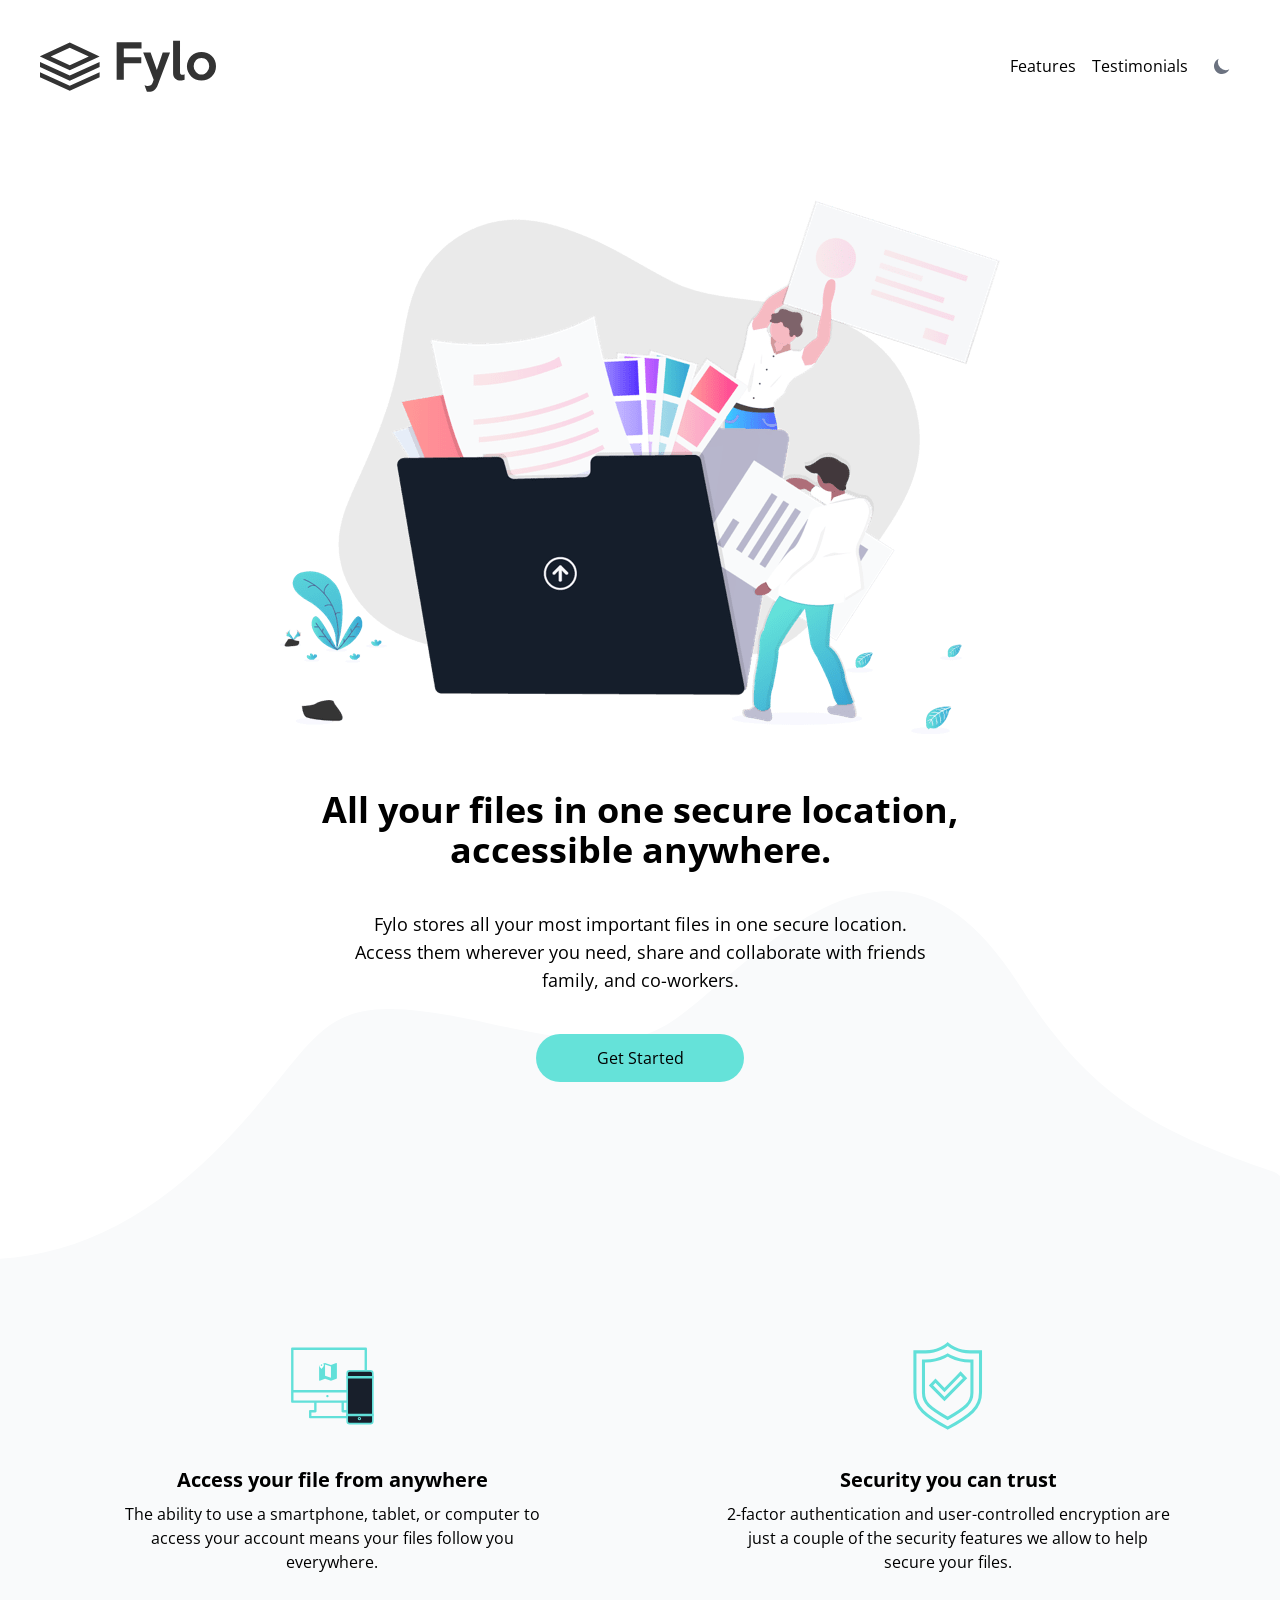
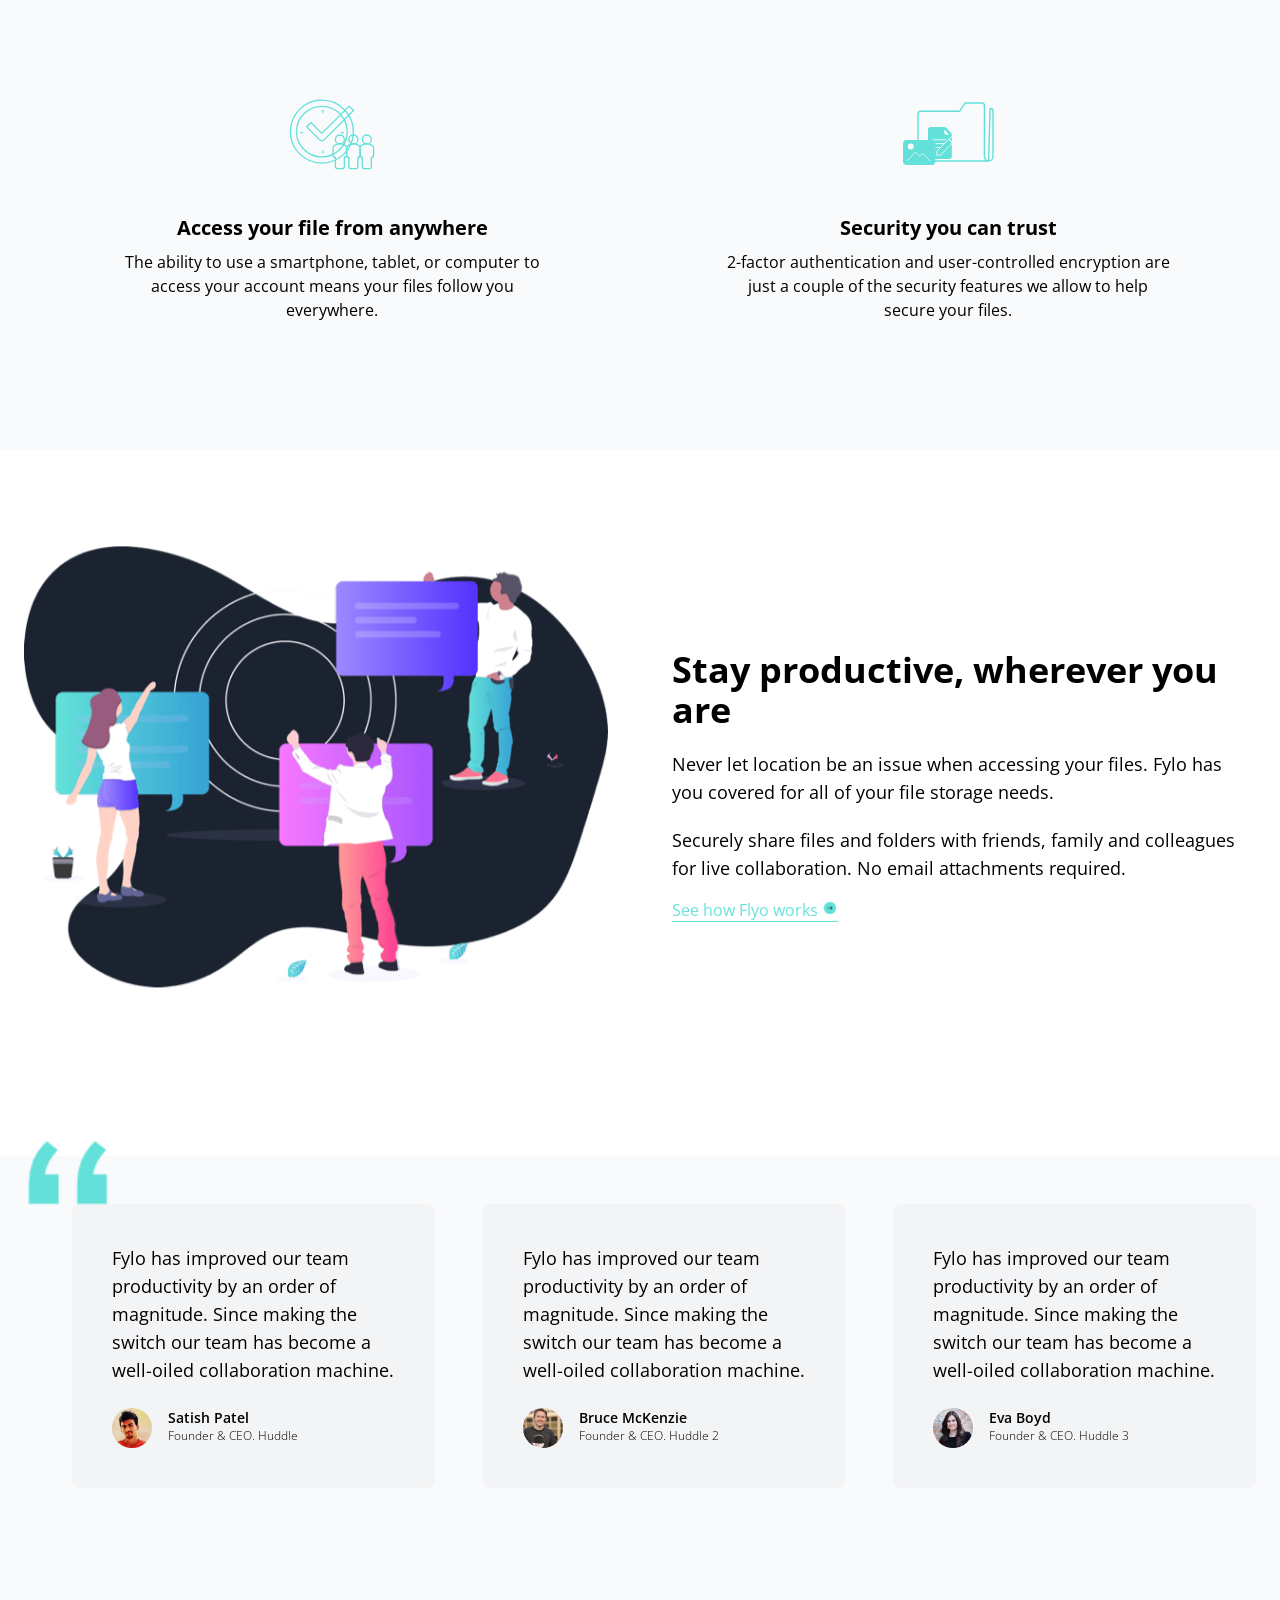
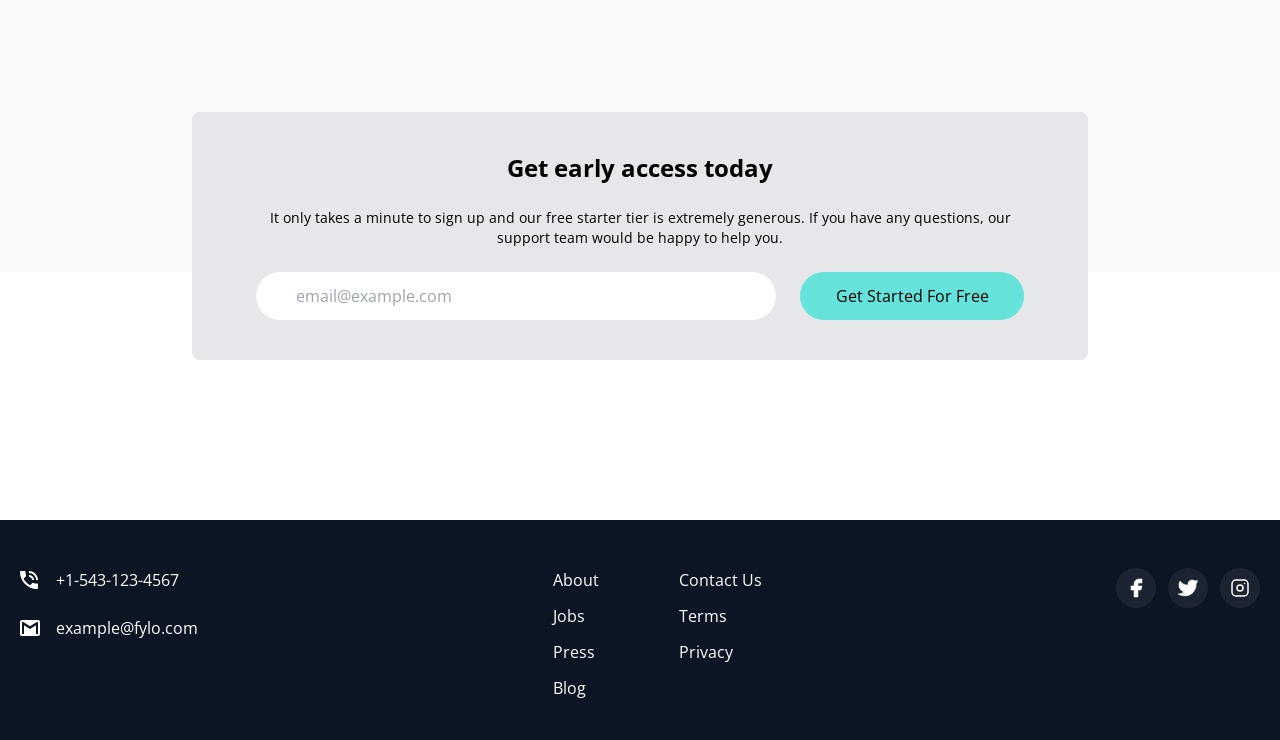
<file: index.html>
<!DOCTYPE html>
<html lang="en" class="scroll-smooth">
  <head>
    <meta charset="UTF-8" />
    <meta name="viewport" content="width=device-width, initial-scale=1.0" />
    <link rel="preconnect" href="https://fonts.googleapis.com" />
    <link rel="preconnect" href="https://fonts.gstatic.com" crossorigin />
    <link
      href="https://fonts.googleapis.com/css2?family=Open+Sans:wght@400;700&family=Raleway:ital,wght@0,400;0,700;1,400&display=swap"
      rel="stylesheet"
    />
    <link rel="stylesheet" href="css/style.css" />
    <script>
      // https://www.freecodecamp.org/news/how-to-build-a-dark-mode-switcher-with-tailwind-css-and-flowbite
      if (
        localStorage.getItem("color-theme") === "dark" ||
        (!("color-theme" in localStorage) &&
          window.matchMedia("(prefers-color-scheme: dark)").matches)
      ) {
        document.documentElement.classList.add("dark");
      } else {
        document.documentElement.classList.remove("dark");
      }
    </script>
    <script src="js/script.js" defer></script>
    <title>Fylo</title>
  </head>
  <body class="dark:bg-darkBlue dark:text-white font-opensans">
    <!-- Header -->
    <header class="container mx-auto mt-10 px-6 text-center h-40 md:h-20">
      <!-- Dynamic Logo -->
      <div
        class="bg-logo-light-mode dark:bg-logo-dark-mode bg-no-repeat h-20 w-48 mx-auto md:mx-0 md:absolute top-10 left-10"
      ></div>
      <!-- Menu -->
      <div
        class="flex items-center justify-center space-x-4 md:space-x-10 md:absolute top-12 right-10"
      >
        <a href="#features" class="hover:text-accentCyan">Features</a>
        <a href="#testimonials" class="hover:text-accentCyan">Testimonials</a>

        <!-- Dark/Light Mode Button -->
        <button
          id="theme-toggle"
          class="text-gray-500 dark:text-gray-400 hover:bg-gray-100 dark:hover:bg-gray-700 focus:outline-none focus:ring-4 focus:ring-gray-200 dark:focus:ring-gray-700 rounded-lg text-sm p-2 5"
        >
          <!-- Dark SVG Icon -->
          <svg
            id="theme-toggle-dark-icon"
            class="w-5 h-5 hidden"
            fill="currentColor"
            viewBox="0 0 20 20"
            xmlns="http://www.w3.org/2000/svg"
          >
            <path
              d="M17.293 13.293A8 8 0 016.707 2.707a8.001 8.001 0 1010.586 10.586z"
            ></path>
          </svg>
          <!-- Light SVG Icon -->
          <svg
            id="theme-toggle-light-icon"
            class="w-5 h-5 hidden"
            fill="currentColor"
            viewBox="0 0 20 20"
            xmlns="http://www.w3.org/2000/svg"
          >
            <path
              d="M10 2a1 1 0 011 1v1a1 1 0 11-2 0V3a1 1 0 011-1zm4 8a4 4 0 11-8 0 4 4 0 018 0zm-.464 4.95l.707.707a1 1 0 001.414-1.414l-.707-.707a1 1 0 00-1.414 1.414zm2.12-10.607a1 1 0 010 1.414l-.706.707a1 1 0 11-1.414-1.414l.707-.707a1 1 0 011.414 0zM17 11a1 1 0 100-2h-1a1 1 0 100 2h1zm-7 4a1 1 0 011 1v1a1 1 0 11-2 0v-1a1 1 0 011-1zM5.05 6.464A1 1 0 106.465 5.05l-.708-.707a1 1 0 00-1.414 1.414l.707.707zm1.414 8.486l-.707.707a1 1 0 01-1.414-1.414l.707-.707a1 1 0 011.414 1.414zM4 11a1 1 0 100-2H3a1 1 0 000 2h1z"
              fill-rule="evenodd"
              clip-rule="evenodd"
            ></path>
          </svg>
        </button>
      </div>
    </header>

    <!-- Hero Section -->
    <section
      id="hero"
      class="bg-curvy-light-mode dark:bg-curvy-dark-mode bg-no-repeat bg-contain bg-bottom"
    >
      <!-- Hero Container -->
      <div class="container mx-auto px-6 text-center md:pt-20 pb-52">
        <img src="images/illustration-intro.png" alt="" class="mx-auto" />
        <h1
          class="max-w-2xl mx-auto mb-10 text-3xl font-bold leading-normal mt-14 md:text-4xl"
        >
          All your files in one secure location, accessible anywhere.
        </h1>
        <p class="max-w-sm mx-auto mb-10 text-sm md:max-w-xl md:text-lg">
          Fylo stores all your most important files in one secure location.
          Access them wherever you need, share and collaborate with friends
          family, and co-workers.
        </p>
        <button class="p-3 rounded-full w-52 bg-accentCyan hover:scale-95">
          Get Started
        </button>
      </div>
    </section>

    <!-- Features Section -->
    <section id="features" class="pt-12 bg-gray-50 dark:bg-darkBlue1">
      <!-- Features Container -->
      <div class="container mx-auto px-6 pb-32">
        <!-- First Row -->
        <div
          class="flex flex-col space-y-24 text-center md:flex-row md:space-y-0"
        >
          <!-- Item 1 -->
          <div class="flex flex-col items-center space-y-2 md:w-1/2">
            <div class="flex items-center justify-center h-24 mb-6">
              <img src="images/icon-access-anywhere.svg" alt="" />
            </div>
            <h3 class="text-xl font-bold">Access your file from anywhere</h3>
            <p class="max-w-md">
              The ability to use a smartphone, tablet, or computer to access
              your account means your files follow you everywhere.
            </p>
          </div>
          <!-- Item 2 -->
          <div class="flex flex-col items-center space-y-2 md:w-1/2">
            <div class="flex items-center justify-center h-24 mb-6">
              <img src="images/icon-security.svg" alt="" />
            </div>
            <h3 class="text-xl font-bold">Security you can trust</h3>
            <p class="max-w-md">
              2-factor authentication and user-controlled encryption are just a
              couple of the security features we allow to help secure your
              files.
            </p>
          </div>
        </div>

        <!-- Second Row -->
        <div
          class="flex flex-col space-y-24 mt-28 text-center md:flex-row md:space-y-0"
        >
          <!-- Item 3 -->
          <div class="flex flex-col items-center space-y-2 md:w-1/2">
            <div class="flex items-center justify-center h-24 mb-6">
              <img src="images/icon-collaboration.svg" alt="" />
            </div>
            <h3 class="text-xl font-bold">Access your file from anywhere</h3>
            <p class="max-w-md">
              The ability to use a smartphone, tablet, or computer to access
              your account means your files follow you everywhere.
            </p>
          </div>
          <!-- Item 4 -->
          <div class="flex flex-col items-center space-y-2 md:w-1/2">
            <div class="flex items-center justify-center h-24 mb-6">
              <img src="images/icon-any-file.svg" alt="" />
            </div>
            <h3 class="text-xl font-bold">Security you can trust</h3>
            <p class="max-w-md">
              2-factor authentication and user-controlled encryption are just a
              couple of the security features we allow to help secure your
              files.
            </p>
          </div>
        </div>
      </div>
    </section>

    <!-- Productive Section -->
    <section id="productive" class="bg-white dark:bg-darkBlue">
      <!-- Productive Container -->
      <div
        class="container flex flex-col items-center mx-auto px-6 pt-24 pb-32 md:flex-row md:space-x-16"
      >
        <!-- Image -->
        <div class="md:w-1/2">
          <img
            src="images/illustration-stay-productive.png"
            alt=""
            class="mb-10"
          />
        </div>

        <!-- Content -->
        <div class="flex flex-col items-start md:w-1/2">
          <div class="flex flex-col space-y-5">
            <h4 class="mx-w-md text-xl font-bold md:text-4xl">
              Stay productive, wherever you are
            </h4>
            <p class="text-md md:text-lg">
              Never let location be an issue when accessing your files. Fylo has
              you covered for all of your file storage needs.
            </p>

            <p class="text-md md:text-lg">
              Securely share files and folders with friends, family and
              colleagues for live collaboration. No email attachments required.
            </p>
          </div>

          <!-- Link -->
          <div class="block mt-4">
            <a href="#" class="border-b border-accentCyan text-accentCyan">
              See how Flyo works
              <img src="images/icon-arrow.svg" alt="" class="inline pb-2" />
            </a>
          </div>
        </div>
      </div>
    </section>

    <!-- Testimonial Section -->
    <section id="testimonials" class="bg-gray-50 dark:bg-darkBlue">
      <!-- Testimonials Container -->
      <div class="container mx-auto pt-12 px-6 pb-80 md:pb-96">
        <!-- Boxes Container -->
        <div
          class="relative flex flex-col w-full space-y-6 md:flex-row md:space-y-0 md:space-x-12"
        >
          <!-- Quotes Image -->
          <img
            src="images/bg-quotes.png"
            alt=""
            class="absolute left-1 -top-2 w-10 md:-top-16 md:w-20"
          />

          <!-- Box 1 -->
          <div
            class="flex flex-col p-10 space-y-6 rounded-lg bg-gray-100 dark:bg-darkBlue3 md:w-1/3"
          >
            <p class="text-sm leading-5 md:text-lg">
              Fylo has improved our team productivity by an order of magnitude.
              Since making the switch our team has become a well-oiled
              collaboration machine.
            </p>
            <!-- Customer Info -->
            <div class="flex space-x-4">
              <img
                src="images/profile-1.jpg"
                alt=""
                class="w-10 h-10 rounded-full"
              />
              <div>
                <h5 class="text-sm font-semibold">Satish Patel</h5>
                <p class="text-xs font-extralight">Founder & CEO. Huddle</p>
              </div>
            </div>
          </div>

          <!-- Box 2 -->
          <div
            class="flex flex-col p-10 space-y-6 rounded-lg bg-gray-100 dark:bg-darkBlue3 md:w-1/3"
          >
            <p class="text-sm leading-5 md:text-lg">
              Fylo has improved our team productivity by an order of magnitude.
              Since making the switch our team has become a well-oiled
              collaboration machine.
            </p>
            <!-- Customer Info -->
            <div class="flex space-x-4">
              <img
                src="images/profile-2.jpg"
                alt=""
                class="w-10 h-10 rounded-full"
              />
              <div>
                <h5 class="text-sm font-semibold">Bruce McKenzie</h5>
                <p class="text-xs font-extralight">Founder & CEO. Huddle 2</p>
              </div>
            </div>
          </div>

          <!-- Box 3 -->
          <div
            class="flex flex-col p-10 space-y-6 rounded-lg bg-gray-100 dark:bg-darkBlue3 md:w-1/3"
          >
            <p class="text-sm leading-5 md:text-lg">
              Fylo has improved our team productivity by an order of magnitude.
              Since making the switch our team has become a well-oiled
              collaboration machine.
            </p>
            <!-- Customer Info -->
            <div class="flex space-x-4">
              <img
                src="images/profile-3.jpg"
                alt=""
                class="w-10 h-10 rounded-full"
              />
              <div>
                <h5 class="text-sm font-semibold">Eva Boyd</h5>
                <p class="text-xs font-extralight">Founder & CEO. Huddle 3</p>
              </div>
            </div>
          </div>
        </div>
      </div>
    </section>

    <!-- Early Access Section -->
    <section id="early-access" class="relative px-6 dark:bg-darkBlue2 md:px-0">
      <div
        class="relative -top-40 max-w-4xl mx-auto p-10 px-6 space-y-6 text-center rounded-lg bg-gray-200 dark:bg-darkBlue1 md:px-16"
      >
        <h5 class="text-2xl font-bold">Get early access today</h5>
        <p class="text-sm">
          It only takes a minute to sign up and our free starter tier is
          extremely generous. If you have any questions, our support team would
          be happy to help you.
        </p>
        <!-- Input & Button Container -->
        <div
          class="flex flex-col items-start space-y-6 md:flex-row md:space-y-0 md:space-x-6"
        >
          <div class="w-full md:flex-1">
            <input
              type="text"
              class="w-full px-10 py-3 rounded-full focus:outline-none"
              placeholder="email@example.com"
            />
          </div>
          <button
            class="w-full p-3 px-6 rounded-full bg-accentCyan md:w-56 hover:scale-95"
          >
            Get Started For Free
          </button>
        </div>
      </div>
    </section>

    <!-- Footer -->
    <footer class="bg-darkBlue2 text-white">
      <div class="container mx-auto px-5 pt-12 pb-10">
        <!-- Flex Container For All Items -->
        <div
          class="flex flex-col justify-between space-y-24 md:flex-row md:space-y-0"
        >
          <!-- Email & Phone -->
          <div class="mt-10 space-y-6">
            <div class="flex items-center space-x-3 md:-mt-10">
              <div class="w-6">
                <img src="images/icon-phone.svg" alt="" class="scale-10" />
              </div>
              <div>+1-543-123-4567</div>
            </div>
            <div class="flex items-center space-x-3">
              <div class="w-6">
                <img src="images/icon-email.svg" alt="" class="scale-10" />
              </div>
              <div>example@fylo.com</div>
            </div>
          </div>

          <!-- Menus -->
          <div
            class="flex flex-col space-y-10 text-xl md:text-base md:space-x-20 md:space-y-0 md:flex-row"
          >
            <div class="flex flex-col space-y-3">
              <a href="#">About</a>
              <a href="#">Jobs</a>
              <a href="#">Press</a>
              <a href="#">Blog</a>
            </div>
            <div class="flex flex-col space-y-3">
              <a href="#">Contact Us</a>
              <a href="#">Terms</a>
              <a href="#">Privacy</a>
            </div>
          </div>

          <!-- Social -->
          <div class="flex justify-center pb-10 space-x-3">
            <div>
              <a href="#">
                <img
                  src="images/facebook.svg"
                  alt=""
                  class="p-2 bg-darkBlue rounded-full ficon"
                />
              </a>
            </div>
            <div>
              <a href="#">
                <img
                  src="images/twitter.svg"
                  alt=""
                  class="p-2 bg-darkBlue rounded-full ficon"
                />
              </a>
            </div>
            <div>
              <a href="#">
                <img
                  src="images/instagram.svg"
                  alt=""
                  class="p-2 bg-darkBlue rounded-full ficon"
                />
              </a>
            </div>
          </div>
        </div>
      </div>
    </footer>
  </body>
</html>
</file>
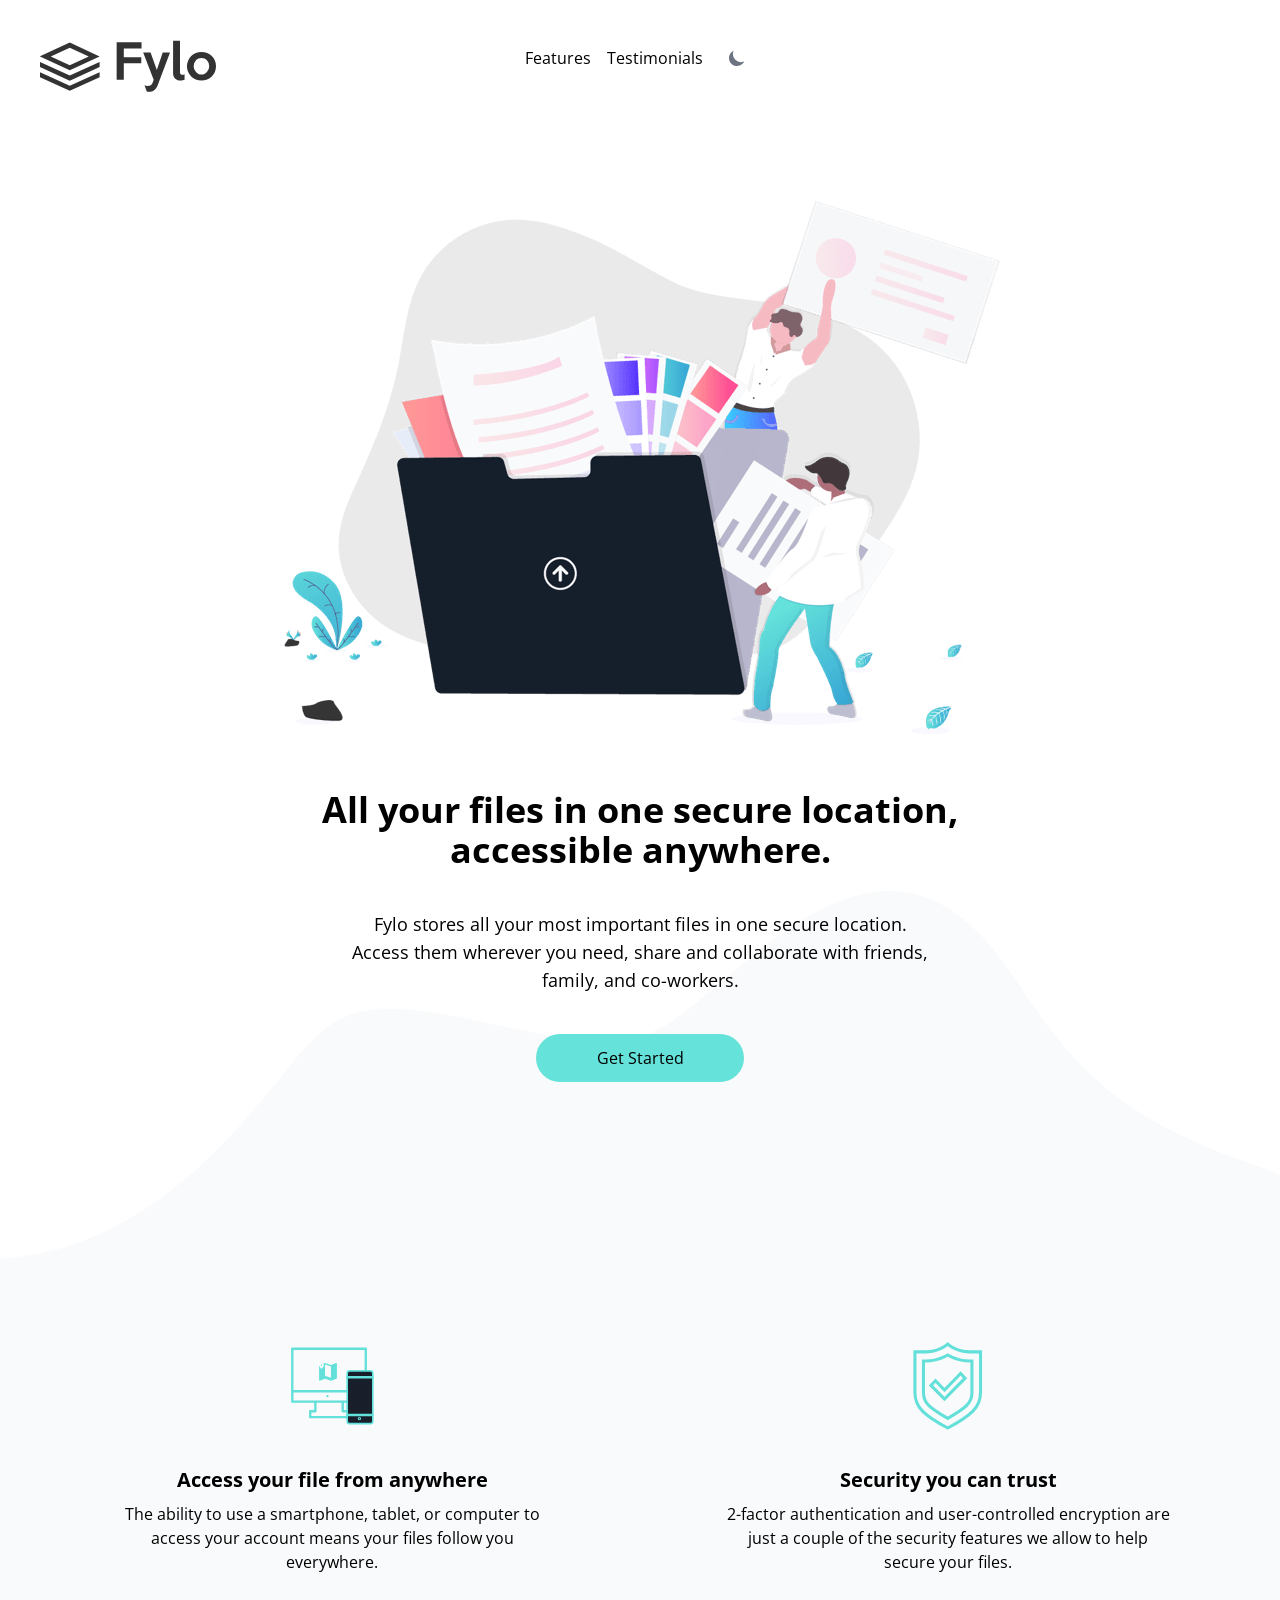
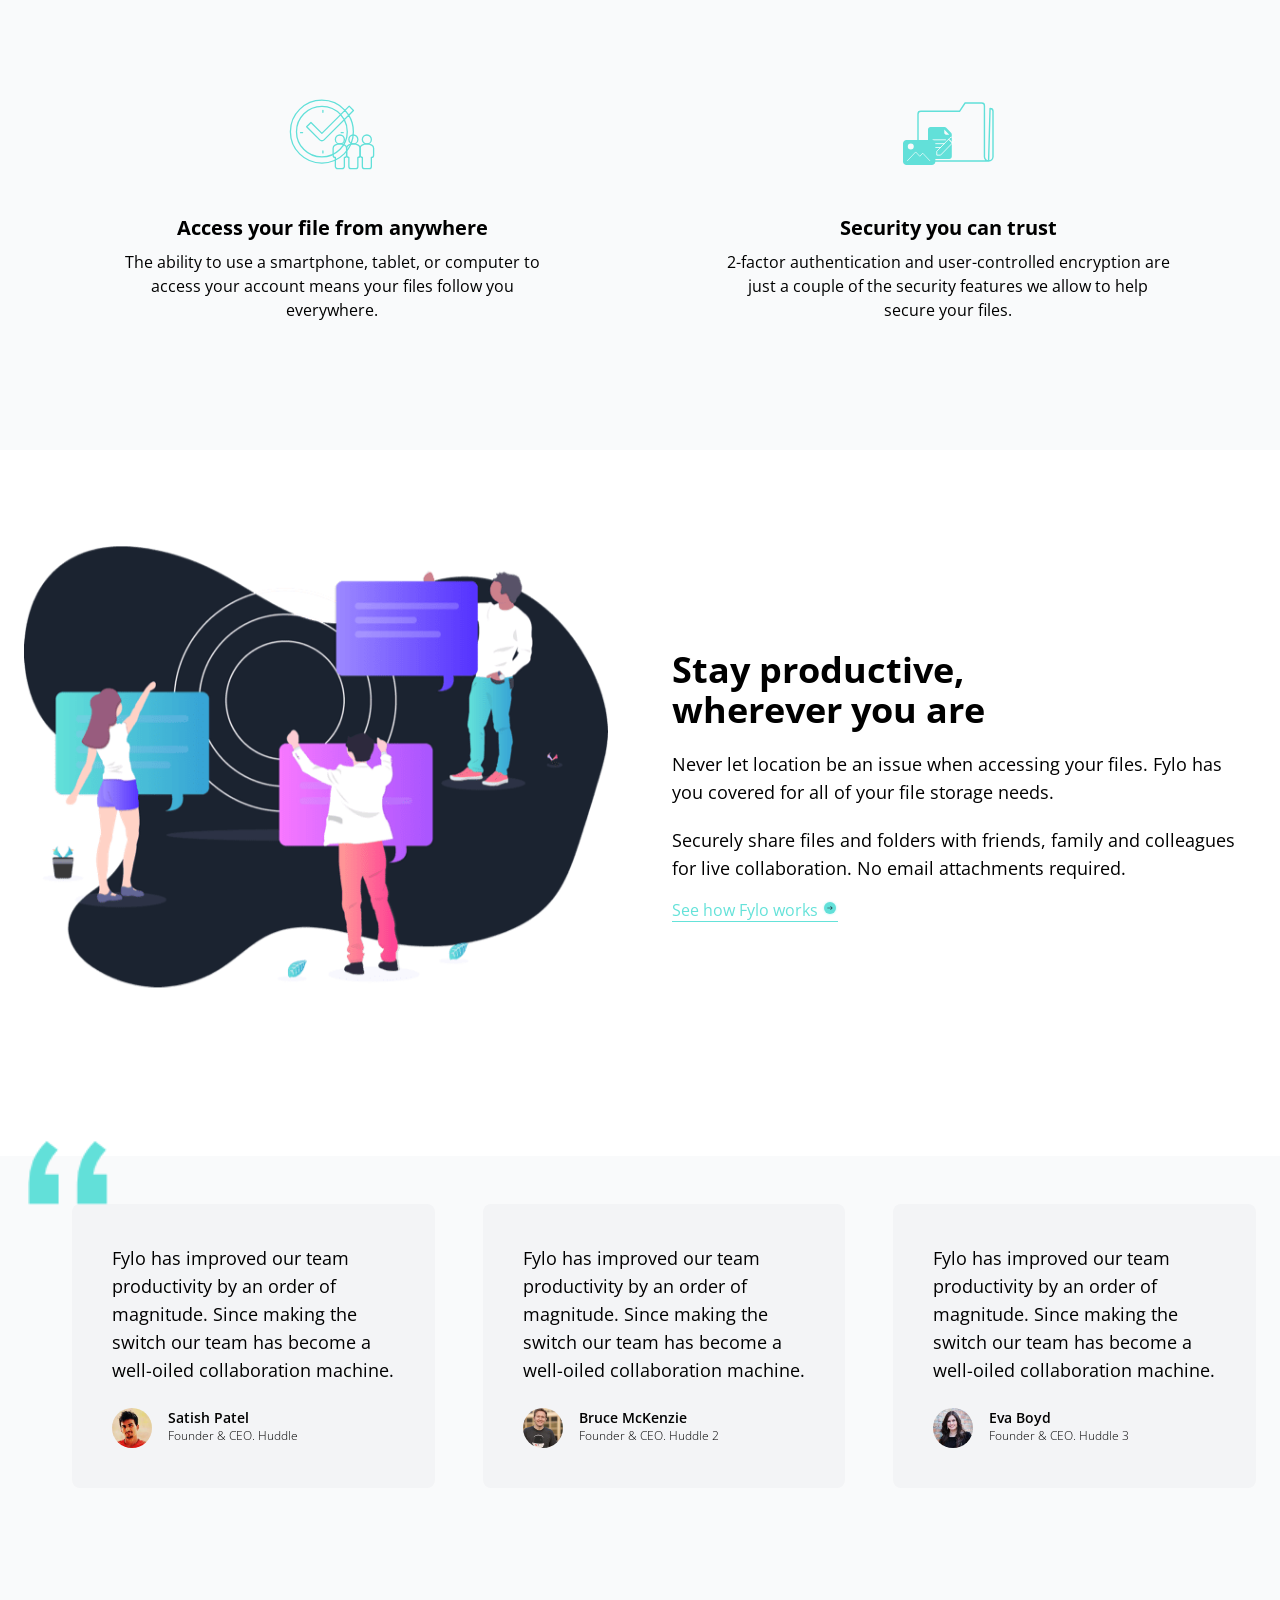
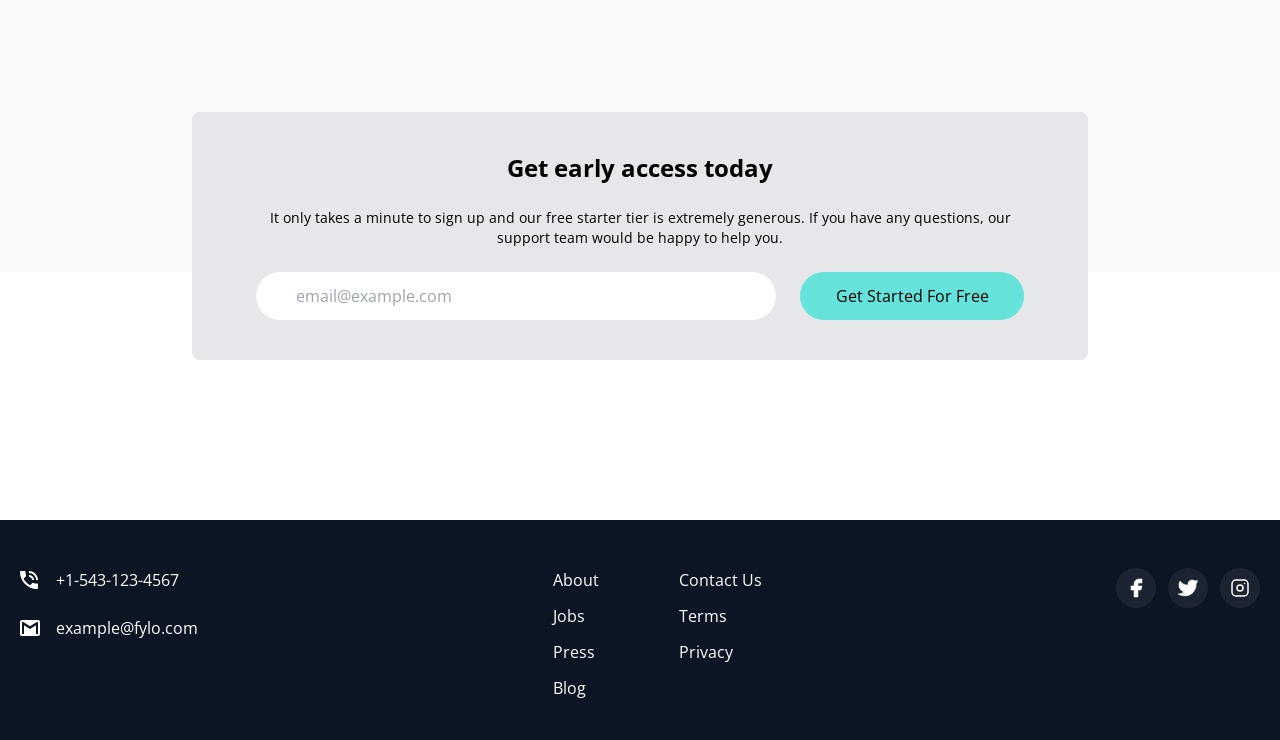
<file: src/index.html>
<!DOCTYPE html>
<html lang="en" class="scroll-smooth">
  <head>
    <meta charset="UTF-8" />
    <meta name="viewport" content="width=device-width, initial-scale=1.0" />
    <link rel="preconnect" href="https://fonts.googleapis.com" />
    <link rel="preconnect" href="https://fonts.gstatic.com" crossorigin />
    <link
      href="https://fonts.googleapis.com/css2?family=Open+Sans:wght@400;700&family=Raleway:ital,wght@0,400;0,700;1,400&display=swap"
      rel="stylesheet"
    />
    <link rel="stylesheet" href="../css/style.css" />
    <script>
      if (
        localStorage.getItem("color-theme") === "dark" ||
        (!("color-theme" in localStorage) &&
          window.matchMedia("(prefers-color-scheme: dark)").matches)
      ) {
        document.documentElement.classList.add("dark");
      } else {
        document.documentElement.classList.remove("dark");
      }
    </script>
    <script src="js/script.js" defer></script>
    <title>Fylo</title>
  </head>
  <body class="dark:bg-darkBlue dark:text-white font-opensans">
    <!-- Header -->
    <header class="container mx-auto mt-10 px-6 text-center h-40 md:h-20">
      <!-- Dynamic Logo -->
      <div
        class="bg-logo-light-mode dark:bg-logo-dark-mode bg-no-repeat h-20 w-48 mx-auto md:mx-0 md:absolute top-10 left-10"
      ></div>
      <!-- Menu -->
      <div
        class="flex items-center justify-center space-x-4 md:spce-x-10 md:absoluet top-12 right-10"
      >
        <a href="#features" class="hover:text-accentCyan">Features</a>
        <a href="#testimonials" class="hover:text-accentCyan">Testimonials</a>

        <!-- Dark/Light Mode Button -->
        <button
          id="theme-toggle"
          class="text-gray-500 dark:text-gray-400 hover:bg-gray-100 dark:hover:bg-gray-700 focus:outline-none focus:ring-4 focus:ring-gray-200 dark:focus:ring-gray-700 rounded-lg text-sm p-2"
        >
          <!-- Dark SVG Icon -->
          <svg
            id="theme-toggle-dark-icon"
            class="w-5 h-5 hidden"
            fill="currentColor"
            viewBox="0 0 20 20"
            xmlns="http://www.w3.org/2000/svg"
          >
            <path
              d="M17.293 13.293A8 8 0 016.707 2.707a8.001 8.001 0 1010.586 10.586z"
            ></path>
          </svg>

          <!-- Light SVG Icon -->
          <svg
            id="theme-toggle-light-icon"
            class="w-5 h-5 hidden"
            fill="currentColor"
            viewBox="0 0 20 20"
            xmlns="http://www.w3.org/2000/svg"
          >
            <path
              d="M10 2a1 1 0 011 1v1a1 1 0 11-2 0V3a1 1 0 011-1zm4 8a4 4 0 11-8 0 4 4 0 018 0zm-.464 4.95l.707.707a1 1 0 001.414-1.414l-.707-.707a1 1 0 00-1.414 1.414zm2.12-10.607a1 1 0 010 1.414l-.706.707a1 1 0 11-1.414-1.414l.707-.707a1 1 0 011.414 0zM17 11a1 1 0 100-2h-1a1 1 0 100 2h1zm-7 4a1 1 0 011 1v1a1 1 0 11-2 0v-1a1 1 0 011-1zM5.05 6.464A1 1 0 106.465 5.05l-.708-.707a1 1 0 00-1.414 1.414l.707.707zm1.414 8.486l-.707.707a1 1 0 01-1.414-1.414l.707-.707a1 1 0 011.414 1.414zM4 11a1 1 0 100-2H3a1 1 0 000 2h1z"
              fill-rule="evenodd"
              clip-rule="evenodd"
            ></path>
          </svg>
        </button>
      </div>
    </header>

    <!-- Hero Section -->
    <section
      id="hero"
      class="bg-curvy-light-mode dark:bg-curvy-dark-mode bg-no-repeat bg-contain bg-bottom"
    >
      <!-- Hero Container -->
      <div class="container mx-auto px-6 text-center md:pt-20 pb-52">
        <img src="images/illustration-intro.png" alt="" class="mx-auto" />
        <h1
          class="max-w-2xl mx-auto mb-10 text-3xl font-bold leading-normal mt-14 md:text-4xl"
        >
          All your files in one secure location, accessible anywhere.
        </h1>
        <p class="max-w-xs mx-auto mb-10 text-sm md:max-w-xl md:text-lg">
          Fylo stores all your most important files in one secure location.
          Access them wherever you need, share and collaborate with friends,
          family, and co-workers.
        </p>
        <button class="p-3 rounded-full w-52 bg-accentCyan hover:scale-95">
          Get Started
        </button>
      </div>
    </section>

    <!-- Features Section -->
    <section id="features" class="pt-12 bg-gray-50 dark:bg-darkBlue1">
      <!-- Features Container -->
      <div class="container mx-auto px-6 pb-32">
        <!-- First Row -->
        <div
          class="flex flex-col space-y-24 text-center md:flex-row md:space-y-0"
        >
          <!-- Item 1 -->
          <div class="flex flex-col items-center space-y-2 md:w-1/2">
            <div class="flex items-center justify-center h-24 mb-6">
              <img src="images/icon-access-anywhere.svg" alt="" />
            </div>
            <h3 class="text-xl font-bold">Access your file from anywhere</h3>
            <p class="max-w-md">
              The ability to use a smartphone, tablet, or computer to access
              your account means your files follow you everywhere.
            </p>
          </div>

          <!-- Item 2 -->
          <div class="flex flex-col items-center space-y-2 md:w-1/2">
            <div class="flex items-center justify-center h-24 mb-6">
              <img src="images/icon-security.svg" alt="" />
            </div>
            <h3 class="text-xl font-bold">Security you can trust</h3>
            <p class="max-w-md">
              2-factor authentication and user-controlled encryption are just a
              couple of the security features we allow to help secure your
              files.
            </p>
          </div>
        </div>

        <!-- Second Row -->
        <div
          class="flex flex-col space-y-24 mt-28 text-center md:flex-row md:space-y-0"
        >
          <!-- Item 3 -->
          <div class="flex flex-col items-center space-y-2 md:w-1/2">
            <div class="flex items-center justify-center h-24 mb-6">
              <img src="images/icon-collaboration.svg" alt="" />
            </div>
            <h3 class="text-xl font-bold">Access your file from anywhere</h3>
            <p class="max-w-md">
              The ability to use a smartphone, tablet, or computer to access
              your account means your files follow you everywhere.
            </p>
          </div>
          <!-- Item 4 -->
          <div class="flex flex-col items-center space-y-2 md:w-1/2">
            <div class="flex items-center justify-center h-24 mb-6">
              <img src="images/icon-any-file.svg" alt="" />
            </div>
            <h3 class="text-xl font-bold">Security you can trust</h3>
            <p class="max-w-md">
              2-factor authentication and user-controlled encryption are just a
              couple of the security features we allow to help secure your
              files.
            </p>
          </div>
        </div>
      </div>
    </section>

    <!-- Productive Section -->
    <section id="productive" class="bg-white dark:bg-darkBlue">
      <!-- Productive Container -->
      <div
        class="container flex flex-col items-center mx-auto px-6 pt-24 pb-32 md:flex-row md:space-x-16"
      >
        <!-- Image -->
        <div class="md:w-1/2">
          <img
            src="images/illustration-stay-productive.png"
            alt=""
            class="mb-10"
          />
        </div>

        <!-- Content -->
        <div class="flex flex-col items-start md:w-1/2">
          <div class="flex flex-col space-y-5">
            <h4 class="max-w-md text-xl font-bold md:text-4xl">
              Stay productive, wherever you are
            </h4>
            <p class="text-md md:text-lg">
              Never let location be an issue when accessing your files. Fylo has
              you covered for all of your file storage needs.
            </p>
            <p class="text-md md:text-lg">
              Securely share files and folders with friends, family and
              colleagues for live collaboration. No email attachments required.
            </p>
          </div>

          <!-- Link -->
          <div class="block mt-4">
            <a href="#" class="border-b border-accentCyan text-accentCyan">
              See how Fylo works
              <img src="images/icon-arrow.svg" alt="" class="inline pb-2" />
            </a>
          </div>
        </div>
      </div>
    </section>

    <!-- Testimonials Section -->
    <section id="testimonials" class="bg-gray-50 dark:bg-darkBlue">
      <!-- Testimonials Container -->
      <div class="container mx-auto px-6 pt-12 pb-80 md:pb-96">
        <!-- Boxes Container -->
        <div
          class="relative flex flex-col w-full space-y-6 md:flex-row md:space-y-0 md:space-x-12"
        >
          <img
            src="images/bg-quotes.png"
            alt=""
            class="absolute left-1 -top-2 w-10 md:-top-16 md:w-20"
          />

          <!-- Box 1 -->
          <div
            class="flex flex-col p-10 space-y-6 rounded-lg bg-gray-100 dark:bg-darkBlue3 md:w-1/3"
          >
            <p class="text-sm leading-5 md:text-lg">
              Fylo has improved our team productivity by an order of magnitude.
              Since making the switch our team has become a well-oiled
              collaboration machine.
            </p>
            <!-- Customer Info -->
            <div class="flex space-x-4">
              <img
                src="images/profile-1.jpg"
                alt=""
                class="w-10 h-10 rounded-full"
              />
              <div>
                <h5 class="text-sm font-semibold">Satish Patel</h5>
                <p class="text-xs font-extralight">Founder & CEO. Huddle</p>
              </div>
            </div>
          </div>

          <!-- Box 2 -->
          <div
            class="flex flex-col p-10 space-y-6 rounded-lg bg-gray-100 dark:bg-darkBlue3 md:w-1/3"
          >
            <p class="text-sm leading-5 md:text-lg">
              Fylo has improved our team productivity by an order of magnitude.
              Since making the switch our team has become a well-oiled
              collaboration machine.
            </p>
            <!-- Customer Info -->
            <div class="flex space-x-4">
              <img
                src="images/profile-2.jpg"
                alt=""
                class="w-10 h-10 rounded-full"
              />
              <div>
                <h5 class="text-sm font-semibold">Bruce McKenzie</h5>
                <p class="text-xs font-extralight">Founder & CEO. Huddle 2</p>
              </div>
            </div>
          </div>

          <!-- Box 3 -->
          <div
            class="flex flex-col p-10 space-y-6 rounded-lg bg-gray-100 dark:bg-darkBlue3 md:w-1/3"
          >
            <p class="text-sm leading-5 md:text-lg">
              Fylo has improved our team productivity by an order of magnitude.
              Since making the switch our team has become a well-oiled
              collaboration machine.
            </p>
            <!-- Customer Info -->
            <div class="flex space-x-4">
              <img
                src="images/profile-3.jpg"
                alt=""
                class="w-10 h-10 rounded-full"
              />
              <div>
                <h5 class="text-sm font-semibold">Eva Boyd</h5>
                <p class="text-xs font-extralight">Founder & CEO. Huddle 3</p>
              </div>
            </div>
          </div>
        </div>
      </div>
    </section>

    <!-- Early Access Section -->
    <section id="early-access" class="relative px-6 dark:bg-darkBlue2 md:px-0">
      <!-- Container -->
      <div
        class="relative -top-40 max-w-4xl mx-auto p-10 px-6 space-y-6 text-center rounded-lg bg-gray-200 dark:bg-darkBlue1 md:px-16"
      >
        <!---->
        <h5 class="text-2xl font-bold">Get early access today</h5>
        <p class="text-sm">
          It only takes a minute to sign up and our free starter tier is
          extremely generous. If you have any questions, our support team would
          be happy to help you.
        </p>

        <!-- Input & Button Container -->
        <div
          class="flex flex-col items-start space-y-6 md:flex-row md:space-y-0 md:space-x-6"
        >
          <div class="w-full md:flex-1">
            <input
              type="text"
              class="w-full px-10 py-3 rounded-full focus:outline-none"
              placeholder="email@example.com"
            />
          </div>

          <button
            class="w-full p-3 px-6 rounded-full bg-accentCyan md:w-56 hover:scale-95"
          >
            Get Started For Free
          </button>
        </div>
      </div>
    </section>

    <!-- Footer -->
    <footer class="bg-darkBlue2 text-white">
      <!---->
      <div class="container mx-auto px-5 pt-12 pb-10">
        <!-- Flex Container For All Items  -->
        <div
          class="flex flex-col justify-between space-y-24 md:flex-row md:space-y-0"
        >
          <!-- Email & Phone -->
          <div class="mt-10 space-y-6">
            <div class="flex items-center space-x-3 md:-mt-10">
              <div class="w-6">
                <img src="images/icon-phone.svg" alt="" class="scale-10" />
              </div>
              <div>+1-543-123-4567</div>
            </div>
            <div class="flex items-center space-x-3">
              <div class="w-6">
                <img src="images/icon-email.svg" alt="" class="scale-10" />
              </div>
              <div>example@fylo.com</div>
            </div>
          </div>

          <!-- Menus -->
          <div
            class="flex flex-col space-y-10 text-xl md:text-base md:space-x-20 md:space-y-0 md:flex-row"
          >
            <div class="flex flex-col space-y-3">
              <a href="#">About</a>
              <a href="#">Jobs</a>
              <a href="#">Press</a>
              <a href="#">Blog</a>
            </div>
            <div class="flex flex-col space-y-3">
              <a href="#">Contact Us</a>
              <a href="#">Terms</a>
              <a href="#">Privacy</a>
            </div>
          </div>

          <!-- Social -->
          <div class="flex justify-center pb-10 space-x-3">
            <div>
              <a href="#">
                <img
                  src="images/facebook.svg"
                  alt=""
                  class="p-2 bg-darkBlue rounded-full ficon"
                />
              </a>
            </div>
            <div>
              <a href="#">
                <img
                  src="images/twitter.svg"
                  alt=""
                  class="p-2 bg-darkBlue rounded-full ficon"
                />
              </a>
            </div>
            <div>
              <a href="#">
                <img
                  src="images/instagram.svg"
                  alt=""
                  class="p-2 bg-darkBlue rounded-full ficon"
                />
              </a>
            </div>
          </div>
        </div>
      </div>
    </footer>
  </body>
</html>
</file>
<file: css/style.css>
/*
! tailwindcss v3.4.5 | MIT License | https://tailwindcss.com
*/

/*
1. Prevent padding and border from affecting element width. (https://github.com/mozdevs/cssremedy/issues/4)
2. Allow adding a border to an element by just adding a border-width. (https://github.com/tailwindcss/tailwindcss/pull/116)
*/

*,
::before,
::after {
  box-sizing: border-box;
  /* 1 */
  border-width: 0;
  /* 2 */
  border-style: solid;
  /* 2 */
  border-color: #e5e7eb;
  /* 2 */
}

::before,
::after {
  --tw-content: '';
}

/*
1. Use a consistent sensible line-height in all browsers.
2. Prevent adjustments of font size after orientation changes in iOS.
3. Use a more readable tab size.
4. Use the user's configured `sans` font-family by default.
5. Use the user's configured `sans` font-feature-settings by default.
6. Use the user's configured `sans` font-variation-settings by default.
7. Disable tap highlights on iOS
*/

html,
:host {
  line-height: 1.5;
  /* 1 */
  -webkit-text-size-adjust: 100%;
  /* 2 */
  -moz-tab-size: 4;
  /* 3 */
  -o-tab-size: 4;
     tab-size: 4;
  /* 3 */
  font-family: Raleway, sans-serif;
  /* 4 */
  font-feature-settings: normal;
  /* 5 */
  font-variation-settings: normal;
  /* 6 */
  -webkit-tap-highlight-color: transparent;
  /* 7 */
}

/*
1. Remove the margin in all browsers.
2. Inherit line-height from `html` so users can set them as a class directly on the `html` element.
*/

body {
  margin: 0;
  /* 1 */
  line-height: inherit;
  /* 2 */
}

/*
1. Add the correct height in Firefox.
2. Correct the inheritance of border color in Firefox. (https://bugzilla.mozilla.org/show_bug.cgi?id=190655)
3. Ensure horizontal rules are visible by default.
*/

hr {
  height: 0;
  /* 1 */
  color: inherit;
  /* 2 */
  border-top-width: 1px;
  /* 3 */
}

/*
Add the correct text decoration in Chrome, Edge, and Safari.
*/

abbr:where([title]) {
  -webkit-text-decoration: underline dotted;
          text-decoration: underline dotted;
}

/*
Remove the default font size and weight for headings.
*/

h1,
h2,
h3,
h4,
h5,
h6 {
  font-size: inherit;
  font-weight: inherit;
}

/*
Reset links to optimize for opt-in styling instead of opt-out.
*/

a {
  color: inherit;
  text-decoration: inherit;
}

/*
Add the correct font weight in Edge and Safari.
*/

b,
strong {
  font-weight: bolder;
}

/*
1. Use the user's configured `mono` font-family by default.
2. Use the user's configured `mono` font-feature-settings by default.
3. Use the user's configured `mono` font-variation-settings by default.
4. Correct the odd `em` font sizing in all browsers.
*/

code,
kbd,
samp,
pre {
  font-family: ui-monospace, SFMono-Regular, Menlo, Monaco, Consolas, "Liberation Mono", "Courier New", monospace;
  /* 1 */
  font-feature-settings: normal;
  /* 2 */
  font-variation-settings: normal;
  /* 3 */
  font-size: 1em;
  /* 4 */
}

/*
Add the correct font size in all browsers.
*/

small {
  font-size: 80%;
}

/*
Prevent `sub` and `sup` elements from affecting the line height in all browsers.
*/

sub,
sup {
  font-size: 75%;
  line-height: 0;
  position: relative;
  vertical-align: baseline;
}

sub {
  bottom: -0.25em;
}

sup {
  top: -0.5em;
}

/*
1. Remove text indentation from table contents in Chrome and Safari. (https://bugs.chromium.org/p/chromium/issues/detail?id=999088, https://bugs.webkit.org/show_bug.cgi?id=201297)
2. Correct table border color inheritance in all Chrome and Safari. (https://bugs.chromium.org/p/chromium/issues/detail?id=935729, https://bugs.webkit.org/show_bug.cgi?id=195016)
3. Remove gaps between table borders by default.
*/

table {
  text-indent: 0;
  /* 1 */
  border-color: inherit;
  /* 2 */
  border-collapse: collapse;
  /* 3 */
}

/*
1. Change the font styles in all browsers.
2. Remove the margin in Firefox and Safari.
3. Remove default padding in all browsers.
*/

button,
input,
optgroup,
select,
textarea {
  font-family: inherit;
  /* 1 */
  font-feature-settings: inherit;
  /* 1 */
  font-variation-settings: inherit;
  /* 1 */
  font-size: 100%;
  /* 1 */
  font-weight: inherit;
  /* 1 */
  line-height: inherit;
  /* 1 */
  letter-spacing: inherit;
  /* 1 */
  color: inherit;
  /* 1 */
  margin: 0;
  /* 2 */
  padding: 0;
  /* 3 */
}

/*
Remove the inheritance of text transform in Edge and Firefox.
*/

button,
select {
  text-transform: none;
}

/*
1. Correct the inability to style clickable types in iOS and Safari.
2. Remove default button styles.
*/

button,
input:where([type='button']),
input:where([type='reset']),
input:where([type='submit']) {
  -webkit-appearance: button;
  /* 1 */
  background-color: transparent;
  /* 2 */
  background-image: none;
  /* 2 */
}

/*
Use the modern Firefox focus style for all focusable elements.
*/

:-moz-focusring {
  outline: auto;
}

/*
Remove the additional `:invalid` styles in Firefox. (https://github.com/mozilla/gecko-dev/blob/2f9eacd9d3d995c937b4251a5557d95d494c9be1/layout/style/res/forms.css#L728-L737)
*/

:-moz-ui-invalid {
  box-shadow: none;
}

/*
Add the correct vertical alignment in Chrome and Firefox.
*/

progress {
  vertical-align: baseline;
}

/*
Correct the cursor style of increment and decrement buttons in Safari.
*/

::-webkit-inner-spin-button,
::-webkit-outer-spin-button {
  height: auto;
}

/*
1. Correct the odd appearance in Chrome and Safari.
2. Correct the outline style in Safari.
*/

[type='search'] {
  -webkit-appearance: textfield;
  /* 1 */
  outline-offset: -2px;
  /* 2 */
}

/*
Remove the inner padding in Chrome and Safari on macOS.
*/

::-webkit-search-decoration {
  -webkit-appearance: none;
}

/*
1. Correct the inability to style clickable types in iOS and Safari.
2. Change font properties to `inherit` in Safari.
*/

::-webkit-file-upload-button {
  -webkit-appearance: button;
  /* 1 */
  font: inherit;
  /* 2 */
}

/*
Add the correct display in Chrome and Safari.
*/

summary {
  display: list-item;
}

/*
Removes the default spacing and border for appropriate elements.
*/

blockquote,
dl,
dd,
h1,
h2,
h3,
h4,
h5,
h6,
hr,
figure,
p,
pre {
  margin: 0;
}

fieldset {
  margin: 0;
  padding: 0;
}

legend {
  padding: 0;
}

ol,
ul,
menu {
  list-style: none;
  margin: 0;
  padding: 0;
}

/*
Reset default styling for dialogs.
*/

dialog {
  padding: 0;
}

/*
Prevent resizing textareas horizontally by default.
*/

textarea {
  resize: vertical;
}

/*
1. Reset the default placeholder opacity in Firefox. (https://github.com/tailwindlabs/tailwindcss/issues/3300)
2. Set the default placeholder color to the user's configured gray 400 color.
*/

input::-moz-placeholder, textarea::-moz-placeholder {
  opacity: 1;
  /* 1 */
  color: #9ca3af;
  /* 2 */
}

input::placeholder,
textarea::placeholder {
  opacity: 1;
  /* 1 */
  color: #9ca3af;
  /* 2 */
}

/*
Set the default cursor for buttons.
*/

button,
[role="button"] {
  cursor: pointer;
}

/*
Make sure disabled buttons don't get the pointer cursor.
*/

:disabled {
  cursor: default;
}

/*
1. Make replaced elements `display: block` by default. (https://github.com/mozdevs/cssremedy/issues/14)
2. Add `vertical-align: middle` to align replaced elements more sensibly by default. (https://github.com/jensimmons/cssremedy/issues/14#issuecomment-634934210)
   This can trigger a poorly considered lint error in some tools but is included by design.
*/

img,
svg,
video,
canvas,
audio,
iframe,
embed,
object {
  display: block;
  /* 1 */
  vertical-align: middle;
  /* 2 */
}

/*
Constrain images and videos to the parent width and preserve their intrinsic aspect ratio. (https://github.com/mozdevs/cssremedy/issues/14)
*/

img,
video {
  max-width: 100%;
  height: auto;
}

/* Make elements with the HTML hidden attribute stay hidden by default */

[hidden] {
  display: none;
}

*, ::before, ::after {
  --tw-border-spacing-x: 0;
  --tw-border-spacing-y: 0;
  --tw-translate-x: 0;
  --tw-translate-y: 0;
  --tw-rotate: 0;
  --tw-skew-x: 0;
  --tw-skew-y: 0;
  --tw-scale-x: 1;
  --tw-scale-y: 1;
  --tw-pan-x:  ;
  --tw-pan-y:  ;
  --tw-pinch-zoom:  ;
  --tw-scroll-snap-strictness: proximity;
  --tw-gradient-from-position:  ;
  --tw-gradient-via-position:  ;
  --tw-gradient-to-position:  ;
  --tw-ordinal:  ;
  --tw-slashed-zero:  ;
  --tw-numeric-figure:  ;
  --tw-numeric-spacing:  ;
  --tw-numeric-fraction:  ;
  --tw-ring-inset:  ;
  --tw-ring-offset-width: 0px;
  --tw-ring-offset-color: #fff;
  --tw-ring-color: rgb(59 130 246 / 0.5);
  --tw-ring-offset-shadow: 0 0 #0000;
  --tw-ring-shadow: 0 0 #0000;
  --tw-shadow: 0 0 #0000;
  --tw-shadow-colored: 0 0 #0000;
  --tw-blur:  ;
  --tw-brightness:  ;
  --tw-contrast:  ;
  --tw-grayscale:  ;
  --tw-hue-rotate:  ;
  --tw-invert:  ;
  --tw-saturate:  ;
  --tw-sepia:  ;
  --tw-drop-shadow:  ;
  --tw-backdrop-blur:  ;
  --tw-backdrop-brightness:  ;
  --tw-backdrop-contrast:  ;
  --tw-backdrop-grayscale:  ;
  --tw-backdrop-hue-rotate:  ;
  --tw-backdrop-invert:  ;
  --tw-backdrop-opacity:  ;
  --tw-backdrop-saturate:  ;
  --tw-backdrop-sepia:  ;
  --tw-contain-size:  ;
  --tw-contain-layout:  ;
  --tw-contain-paint:  ;
  --tw-contain-style:  ;
}

::backdrop {
  --tw-border-spacing-x: 0;
  --tw-border-spacing-y: 0;
  --tw-translate-x: 0;
  --tw-translate-y: 0;
  --tw-rotate: 0;
  --tw-skew-x: 0;
  --tw-skew-y: 0;
  --tw-scale-x: 1;
  --tw-scale-y: 1;
  --tw-pan-x:  ;
  --tw-pan-y:  ;
  --tw-pinch-zoom:  ;
  --tw-scroll-snap-strictness: proximity;
  --tw-gradient-from-position:  ;
  --tw-gradient-via-position:  ;
  --tw-gradient-to-position:  ;
  --tw-ordinal:  ;
  --tw-slashed-zero:  ;
  --tw-numeric-figure:  ;
  --tw-numeric-spacing:  ;
  --tw-numeric-fraction:  ;
  --tw-ring-inset:  ;
  --tw-ring-offset-width: 0px;
  --tw-ring-offset-color: #fff;
  --tw-ring-color: rgb(59 130 246 / 0.5);
  --tw-ring-offset-shadow: 0 0 #0000;
  --tw-ring-shadow: 0 0 #0000;
  --tw-shadow: 0 0 #0000;
  --tw-shadow-colored: 0 0 #0000;
  --tw-blur:  ;
  --tw-brightness:  ;
  --tw-contrast:  ;
  --tw-grayscale:  ;
  --tw-hue-rotate:  ;
  --tw-invert:  ;
  --tw-saturate:  ;
  --tw-sepia:  ;
  --tw-drop-shadow:  ;
  --tw-backdrop-blur:  ;
  --tw-backdrop-brightness:  ;
  --tw-backdrop-contrast:  ;
  --tw-backdrop-grayscale:  ;
  --tw-backdrop-hue-rotate:  ;
  --tw-backdrop-invert:  ;
  --tw-backdrop-opacity:  ;
  --tw-backdrop-saturate:  ;
  --tw-backdrop-sepia:  ;
  --tw-contain-size:  ;
  --tw-contain-layout:  ;
  --tw-contain-paint:  ;
  --tw-contain-style:  ;
}

.container {
  width: 100%;
}

@media (min-width: 640px) {
  .container {
    max-width: 640px;
  }
}

@media (min-width: 768px) {
  .container {
    max-width: 768px;
  }
}

@media (min-width: 1024px) {
  .container {
    max-width: 1024px;
  }
}

@media (min-width: 1280px) {
  .container {
    max-width: 1280px;
  }
}

@media (min-width: 1536px) {
  .container {
    max-width: 1536px;
  }
}

.absolute {
  position: absolute;
}

.relative {
  position: relative;
}

.-top-2 {
  top: -0.5rem;
}

.-top-40 {
  top: -10rem;
}

.left-1 {
  left: 0.25rem;
}

.left-10 {
  left: 2.5rem;
}

.right-10 {
  right: 2.5rem;
}

.top-10 {
  top: 2.5rem;
}

.top-12 {
  top: 3rem;
}

.mx-auto {
  margin-left: auto;
  margin-right: auto;
}

.mb-10 {
  margin-bottom: 2.5rem;
}

.mb-6 {
  margin-bottom: 1.5rem;
}

.mt-10 {
  margin-top: 2.5rem;
}

.mt-14 {
  margin-top: 3.5rem;
}

.mt-28 {
  margin-top: 7rem;
}

.mt-4 {
  margin-top: 1rem;
}

.block {
  display: block;
}

.inline {
  display: inline;
}

.flex {
  display: flex;
}

.hidden {
  display: none;
}

.h-10 {
  height: 2.5rem;
}

.h-20 {
  height: 5rem;
}

.h-24 {
  height: 6rem;
}

.h-40 {
  height: 10rem;
}

.h-5 {
  height: 1.25rem;
}

.w-10 {
  width: 2.5rem;
}

.w-48 {
  width: 12rem;
}

.w-5 {
  width: 1.25rem;
}

.w-52 {
  width: 13rem;
}

.w-6 {
  width: 1.5rem;
}

.w-full {
  width: 100%;
}

.max-w-2xl {
  max-width: 42rem;
}

.max-w-4xl {
  max-width: 56rem;
}

.max-w-md {
  max-width: 28rem;
}

.max-w-xs {
  max-width: 20rem;
}

.flex-col {
  flex-direction: column;
}

.items-start {
  align-items: flex-start;
}

.items-center {
  align-items: center;
}

.justify-center {
  justify-content: center;
}

.justify-between {
  justify-content: space-between;
}

.space-x-3 > :not([hidden]) ~ :not([hidden]) {
  --tw-space-x-reverse: 0;
  margin-right: calc(0.75rem * var(--tw-space-x-reverse));
  margin-left: calc(0.75rem * calc(1 - var(--tw-space-x-reverse)));
}

.space-x-4 > :not([hidden]) ~ :not([hidden]) {
  --tw-space-x-reverse: 0;
  margin-right: calc(1rem * var(--tw-space-x-reverse));
  margin-left: calc(1rem * calc(1 - var(--tw-space-x-reverse)));
}

.space-y-10 > :not([hidden]) ~ :not([hidden]) {
  --tw-space-y-reverse: 0;
  margin-top: calc(2.5rem * calc(1 - var(--tw-space-y-reverse)));
  margin-bottom: calc(2.5rem * var(--tw-space-y-reverse));
}

.space-y-2 > :not([hidden]) ~ :not([hidden]) {
  --tw-space-y-reverse: 0;
  margin-top: calc(0.5rem * calc(1 - var(--tw-space-y-reverse)));
  margin-bottom: calc(0.5rem * var(--tw-space-y-reverse));
}

.space-y-24 > :not([hidden]) ~ :not([hidden]) {
  --tw-space-y-reverse: 0;
  margin-top: calc(6rem * calc(1 - var(--tw-space-y-reverse)));
  margin-bottom: calc(6rem * var(--tw-space-y-reverse));
}

.space-y-3 > :not([hidden]) ~ :not([hidden]) {
  --tw-space-y-reverse: 0;
  margin-top: calc(0.75rem * calc(1 - var(--tw-space-y-reverse)));
  margin-bottom: calc(0.75rem * var(--tw-space-y-reverse));
}

.space-y-5 > :not([hidden]) ~ :not([hidden]) {
  --tw-space-y-reverse: 0;
  margin-top: calc(1.25rem * calc(1 - var(--tw-space-y-reverse)));
  margin-bottom: calc(1.25rem * var(--tw-space-y-reverse));
}

.space-y-6 > :not([hidden]) ~ :not([hidden]) {
  --tw-space-y-reverse: 0;
  margin-top: calc(1.5rem * calc(1 - var(--tw-space-y-reverse)));
  margin-bottom: calc(1.5rem * var(--tw-space-y-reverse));
}

.scroll-smooth {
  scroll-behavior: smooth;
}

.rounded-full {
  border-radius: 9999px;
}

.rounded-lg {
  border-radius: 0.5rem;
}

.border-b {
  border-bottom-width: 1px;
}

.border-accentCyan {
  --tw-border-opacity: 1;
  border-color: hsl(176 68% 64% / var(--tw-border-opacity));
}

.bg-accentCyan {
  --tw-bg-opacity: 1;
  background-color: hsl(176 68% 64% / var(--tw-bg-opacity));
}

.bg-darkBlue {
  --tw-bg-opacity: 1;
  background-color: hsl(217 28% 15% / var(--tw-bg-opacity));
}

.bg-darkBlue2 {
  --tw-bg-opacity: 1;
  background-color: hsl(216 53% 9% / var(--tw-bg-opacity));
}

.bg-gray-100 {
  --tw-bg-opacity: 1;
  background-color: rgb(243 244 246 / var(--tw-bg-opacity));
}

.bg-gray-200 {
  --tw-bg-opacity: 1;
  background-color: rgb(229 231 235 / var(--tw-bg-opacity));
}

.bg-gray-50 {
  --tw-bg-opacity: 1;
  background-color: rgb(249 250 251 / var(--tw-bg-opacity));
}

.bg-white {
  --tw-bg-opacity: 1;
  background-color: rgb(255 255 255 / var(--tw-bg-opacity));
}

.bg-curvy-light-mode {
  background-image: url('../src/images/bg-curvy-light-mode.svg');
}

.bg-logo-light-mode {
  background-image: url('../src/images/logo-light-mode.svg');
}

.bg-contain {
  background-size: contain;
}

.bg-bottom {
  background-position: bottom;
}

.bg-no-repeat {
  background-repeat: no-repeat;
}

.p-10 {
  padding: 2.5rem;
}

.p-2 {
  padding: 0.5rem;
}

.p-3 {
  padding: 0.75rem;
}

.px-10 {
  padding-left: 2.5rem;
  padding-right: 2.5rem;
}

.px-5 {
  padding-left: 1.25rem;
  padding-right: 1.25rem;
}

.px-6 {
  padding-left: 1.5rem;
  padding-right: 1.5rem;
}

.py-3 {
  padding-top: 0.75rem;
  padding-bottom: 0.75rem;
}

.pb-10 {
  padding-bottom: 2.5rem;
}

.pb-2 {
  padding-bottom: 0.5rem;
}

.pb-32 {
  padding-bottom: 8rem;
}

.pb-52 {
  padding-bottom: 13rem;
}

.pb-80 {
  padding-bottom: 20rem;
}

.pt-12 {
  padding-top: 3rem;
}

.pt-24 {
  padding-top: 6rem;
}

.text-center {
  text-align: center;
}

.font-opensans {
  font-family: Open Sans, sans-serif;
}

.text-2xl {
  font-size: 1.5rem;
  line-height: 2rem;
}

.text-3xl {
  font-size: 1.875rem;
  line-height: 2.25rem;
}

.text-sm {
  font-size: 0.875rem;
  line-height: 1.25rem;
}

.text-xl {
  font-size: 1.25rem;
  line-height: 1.75rem;
}

.text-xs {
  font-size: 0.75rem;
  line-height: 1rem;
}

.font-bold {
  font-weight: 700;
}

.font-extralight {
  font-weight: 200;
}

.font-semibold {
  font-weight: 600;
}

.leading-5 {
  line-height: 1.25rem;
}

.leading-normal {
  line-height: 1.5;
}

.text-accentCyan {
  --tw-text-opacity: 1;
  color: hsl(176 68% 64% / var(--tw-text-opacity));
}

.text-gray-500 {
  --tw-text-opacity: 1;
  color: rgb(107 114 128 / var(--tw-text-opacity));
}

.text-white {
  --tw-text-opacity: 1;
  color: rgb(255 255 255 / var(--tw-text-opacity));
}

.ficon:hover {
  filter: invert(80%) sepia(37%) saturate(7048%) hue-rotate(132deg)
    brightness(105%) contrast(104%);
}

.hover\:scale-95:hover {
  --tw-scale-x: .95;
  --tw-scale-y: .95;
  transform: translate(var(--tw-translate-x), var(--tw-translate-y)) rotate(var(--tw-rotate)) skewX(var(--tw-skew-x)) skewY(var(--tw-skew-y)) scaleX(var(--tw-scale-x)) scaleY(var(--tw-scale-y));
}

.hover\:bg-gray-100:hover {
  --tw-bg-opacity: 1;
  background-color: rgb(243 244 246 / var(--tw-bg-opacity));
}

.hover\:text-accentCyan:hover {
  --tw-text-opacity: 1;
  color: hsl(176 68% 64% / var(--tw-text-opacity));
}

.focus\:outline-none:focus {
  outline: 2px solid transparent;
  outline-offset: 2px;
}

.focus\:ring-4:focus {
  --tw-ring-offset-shadow: var(--tw-ring-inset) 0 0 0 var(--tw-ring-offset-width) var(--tw-ring-offset-color);
  --tw-ring-shadow: var(--tw-ring-inset) 0 0 0 calc(4px + var(--tw-ring-offset-width)) var(--tw-ring-color);
  box-shadow: var(--tw-ring-offset-shadow), var(--tw-ring-shadow), var(--tw-shadow, 0 0 #0000);
}

.focus\:ring-gray-200:focus {
  --tw-ring-opacity: 1;
  --tw-ring-color: rgb(229 231 235 / var(--tw-ring-opacity));
}

.dark\:bg-darkBlue:is(.dark *) {
  --tw-bg-opacity: 1;
  background-color: hsl(217 28% 15% / var(--tw-bg-opacity));
}

.dark\:bg-darkBlue1:is(.dark *) {
  --tw-bg-opacity: 1;
  background-color: hsl(218 28% 13% / var(--tw-bg-opacity));
}

.dark\:bg-darkBlue2:is(.dark *) {
  --tw-bg-opacity: 1;
  background-color: hsl(216 53% 9% / var(--tw-bg-opacity));
}

.dark\:bg-darkBlue3:is(.dark *) {
  --tw-bg-opacity: 1;
  background-color: hsl(219 30% 18% / var(--tw-bg-opacity));
}

.dark\:bg-curvy-dark-mode:is(.dark *) {
  background-image: url('../src/images/bg-curvy-dark-mode.svg');
}

.dark\:bg-logo-dark-mode:is(.dark *) {
  background-image: url('../src/images/logo-dark-mode.svg');
}

.dark\:text-gray-400:is(.dark *) {
  --tw-text-opacity: 1;
  color: rgb(156 163 175 / var(--tw-text-opacity));
}

.dark\:text-white:is(.dark *) {
  --tw-text-opacity: 1;
  color: rgb(255 255 255 / var(--tw-text-opacity));
}

.dark\:hover\:bg-gray-700:hover:is(.dark *) {
  --tw-bg-opacity: 1;
  background-color: rgb(55 65 81 / var(--tw-bg-opacity));
}

.dark\:focus\:ring-gray-700:focus:is(.dark *) {
  --tw-ring-opacity: 1;
  --tw-ring-color: rgb(55 65 81 / var(--tw-ring-opacity));
}

@media (min-width: 768px) {
  .md\:absolute {
    position: absolute;
  }

  .md\:-top-16 {
    top: -4rem;
  }

  .md\:mx-0 {
    margin-left: 0px;
    margin-right: 0px;
  }

  .md\:-mt-10 {
    margin-top: -2.5rem;
  }

  .md\:h-20 {
    height: 5rem;
  }

  .md\:w-1\/2 {
    width: 50%;
  }

  .md\:w-1\/3 {
    width: 33.333333%;
  }

  .md\:w-20 {
    width: 5rem;
  }

  .md\:w-56 {
    width: 14rem;
  }

  .md\:max-w-xl {
    max-width: 36rem;
  }

  .md\:flex-1 {
    flex: 1 1 0%;
  }

  .md\:flex-row {
    flex-direction: row;
  }

  .md\:space-x-16 > :not([hidden]) ~ :not([hidden]) {
    --tw-space-x-reverse: 0;
    margin-right: calc(4rem * var(--tw-space-x-reverse));
    margin-left: calc(4rem * calc(1 - var(--tw-space-x-reverse)));
  }

  .md\:space-x-20 > :not([hidden]) ~ :not([hidden]) {
    --tw-space-x-reverse: 0;
    margin-right: calc(5rem * var(--tw-space-x-reverse));
    margin-left: calc(5rem * calc(1 - var(--tw-space-x-reverse)));
  }

  .md\:space-x-6 > :not([hidden]) ~ :not([hidden]) {
    --tw-space-x-reverse: 0;
    margin-right: calc(1.5rem * var(--tw-space-x-reverse));
    margin-left: calc(1.5rem * calc(1 - var(--tw-space-x-reverse)));
  }

  .md\:space-y-0 > :not([hidden]) ~ :not([hidden]) {
    --tw-space-y-reverse: 0;
    margin-top: calc(0px * calc(1 - var(--tw-space-y-reverse)));
    margin-bottom: calc(0px * var(--tw-space-y-reverse));
  }

  .md\:space-x-12 > :not([hidden]) ~ :not([hidden]) {
    --tw-space-x-reverse: 0;
    margin-right: calc(3rem * var(--tw-space-x-reverse));
    margin-left: calc(3rem * calc(1 - var(--tw-space-x-reverse)));
  }

  .md\:px-0 {
    padding-left: 0px;
    padding-right: 0px;
  }

  .md\:px-16 {
    padding-left: 4rem;
    padding-right: 4rem;
  }

  .md\:pb-96 {
    padding-bottom: 24rem;
  }

  .md\:pt-20 {
    padding-top: 5rem;
  }

  .md\:text-4xl {
    font-size: 2.25rem;
    line-height: 2.5rem;
  }

  .md\:text-base {
    font-size: 1rem;
    line-height: 1.5rem;
  }

  .md\:text-lg {
    font-size: 1.125rem;
    line-height: 1.75rem;
  }
}
</file>
